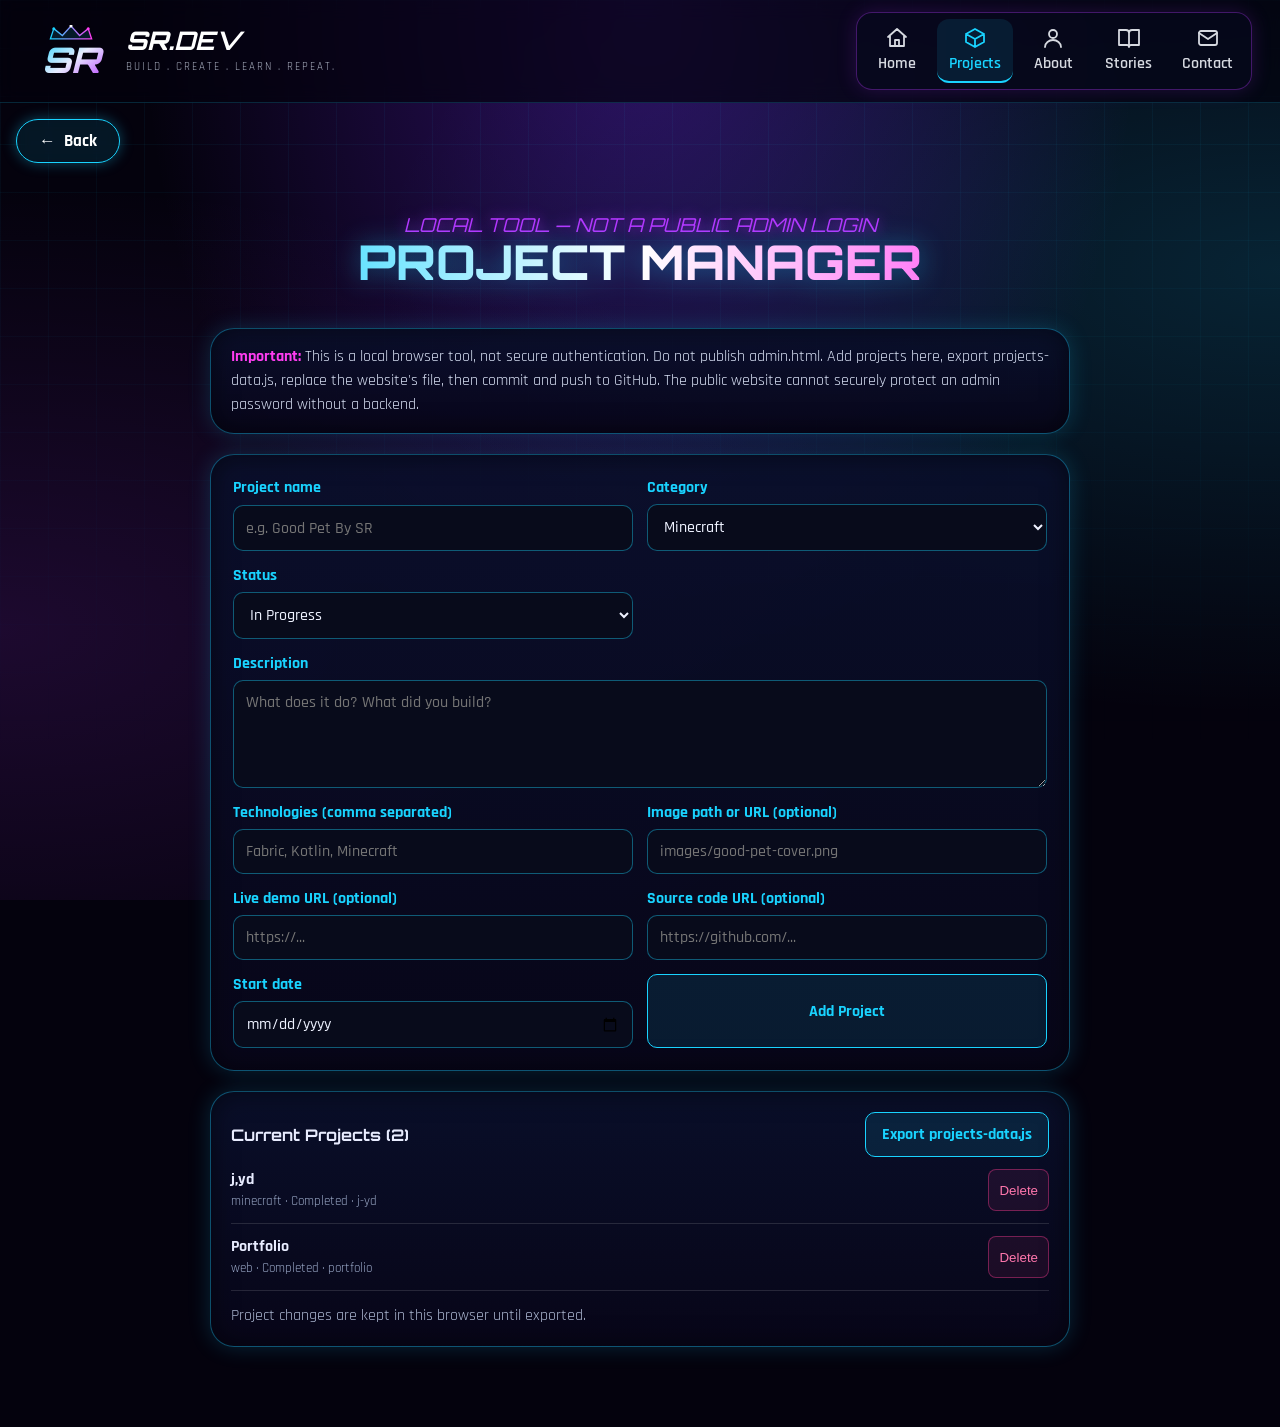
<file: admin.html>
<!DOCTYPE html><html lang="en"><head><meta charset="UTF-8"><meta name="viewport" content="width=device-width,initial-scale=1"><title>Local Project Manager | SR.DEV</title><link href="https://fonts.googleapis.com/css2?family=Orbitron:wght@600;800&family=Rajdhani:wght@500;600;700&display=swap" rel="stylesheet"><link rel="stylesheet" href="inner.css"><link rel="stylesheet" href="admin.css"></head><body data-page="projects" data-back="projects.html"><main class="wrap admin-wrap"><div class="sec-title"><small>LOCAL TOOL — NOT A PUBLIC ADMIN LOGIN</small><h1>PROJECT MANAGER</h1></div><div class="notice panel"><b>Important:</b> This is a local browser tool, not secure authentication. Do not publish admin.html. Add projects here, export projects-data.js, replace the website's file, then commit and push to GitHub. The public website cannot securely protect an admin password without a backend.</div><form id="project-form" class="panel admin-form"><label>Project name<input name="name" required maxlength="70" placeholder="e.g. Good Pet By SR"></label><label>Category<select name="category"><option value="minecraft">Minecraft</option><option value="web">Web</option><option value="tools">Tools</option><option value="other">Other</option></select></label><label>Status<select name="status"><option>In Progress</option><option>Completed</option><option>Prototype</option></select></label><label>Description<textarea name="description" required rows="4" placeholder="What does it do? What did you build?"></textarea></label><label>Technologies (comma separated)<input name="tech" placeholder="Fabric, Kotlin, Minecraft"></label><label>Image path or URL (optional)<input name="image" placeholder="images/good-pet-cover.png"></label><label>Live demo URL (optional)<input name="demo" type="url" placeholder="https://..."></label><label>Source code URL (optional)<input name="code" type="url" placeholder="https://github.com/..."></label><label>Start date<input name="started" type="date"></label><button class="save-btn" type="submit">Add Project</button></form><section class="panel admin-list"><div class="admin-list-head"><h2>Current Projects (<span id="admin-count">0</span>)</h2><button id="export-btn" type="button" class="save-btn">Export projects-data.js</button></div><div id="admin-items"></div><p id="admin-status" aria-live="polite">Project changes are kept in this browser until exported.</p></section></main><script src="projects-data.js"></script><script src="common.js"></script><script src="admin.js"></script></body></html>
</file>
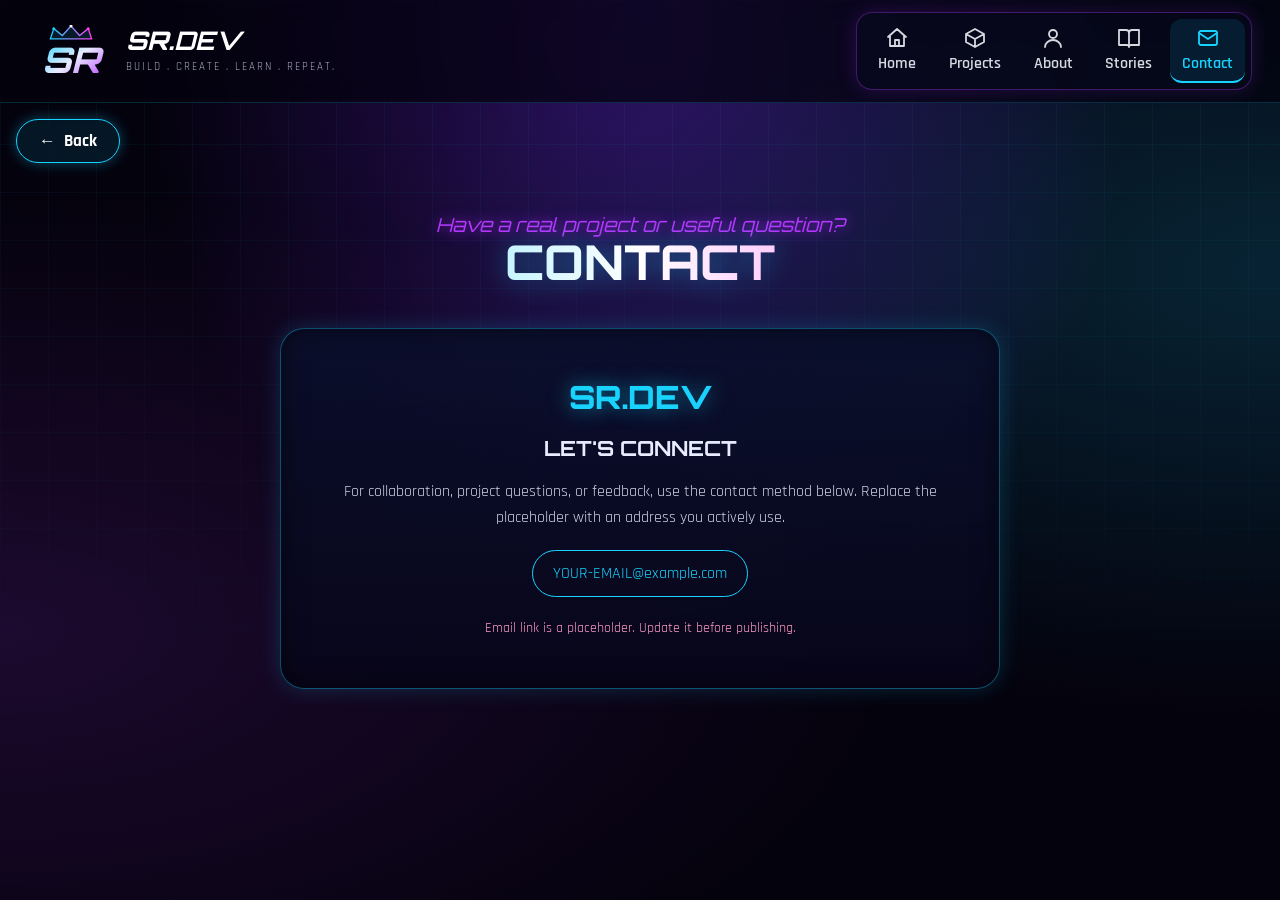
<file: contact.html>
<!DOCTYPE html><html lang="en"><head><meta charset="UTF-8"><meta name="viewport" content="width=device-width,initial-scale=1"><title>Contact | SR.DEV</title><link href="https://fonts.googleapis.com/css2?family=Orbitron:wght@600;800&family=Rajdhani:wght@500;600;700&display=swap" rel="stylesheet"><link rel="stylesheet" href="inner.css"><link rel="stylesheet" href="contact.css"></head><body data-page="contact"><main class="wrap"><div class="sec-title"><small>Have a real project or useful question?</small><h1>CONTACT</h1></div><section class="contact-panel panel"><div class="contact-mark">SR.DEV</div><h2>LET'S CONNECT</h2><p>For collaboration, project questions, or feedback, use the contact method below. Replace the placeholder with an address you actively use.</p><a class="contact-link" href="mailto:YOUR-EMAIL@example.com">YOUR-EMAIL@example.com</a><p class="contact-note">Email link is a placeholder. Update it before publishing.</p></section></main><script src="common.js"></script></body></html>
</file>
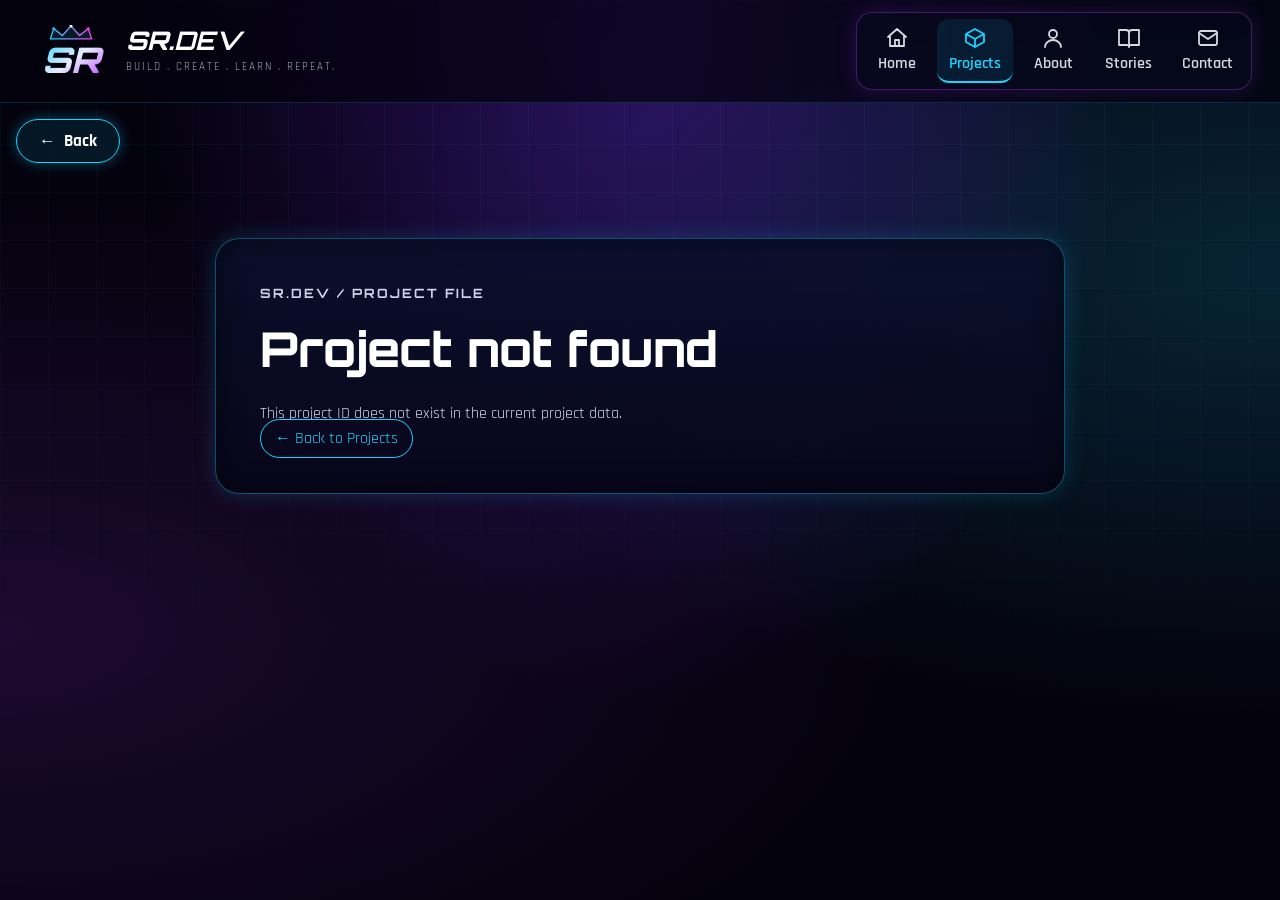
<file: project.html>
<!DOCTYPE html><html lang="en"><head><meta charset="UTF-8"><meta name="viewport" content="width=device-width,initial-scale=1"><title>Project | SR.DEV</title><link href="https://fonts.googleapis.com/css2?family=Orbitron:wght@600;800&family=Rajdhani:wght@500;600;700&display=swap" rel="stylesheet"><link rel="stylesheet" href="inner.css"><link rel="stylesheet" href="project-detail.css"></head><body data-page="projects" data-back="projects.html"><main class="wrap"><section id="project-detail" class="panel detail"><p class="detail-kicker">SR.DEV / PROJECT FILE</p><h1>Loading project...</h1></section></main><script src="projects-data.js"></script><script src="common.js"></script><script src="project-detail.js"></script></body></html>
</file>
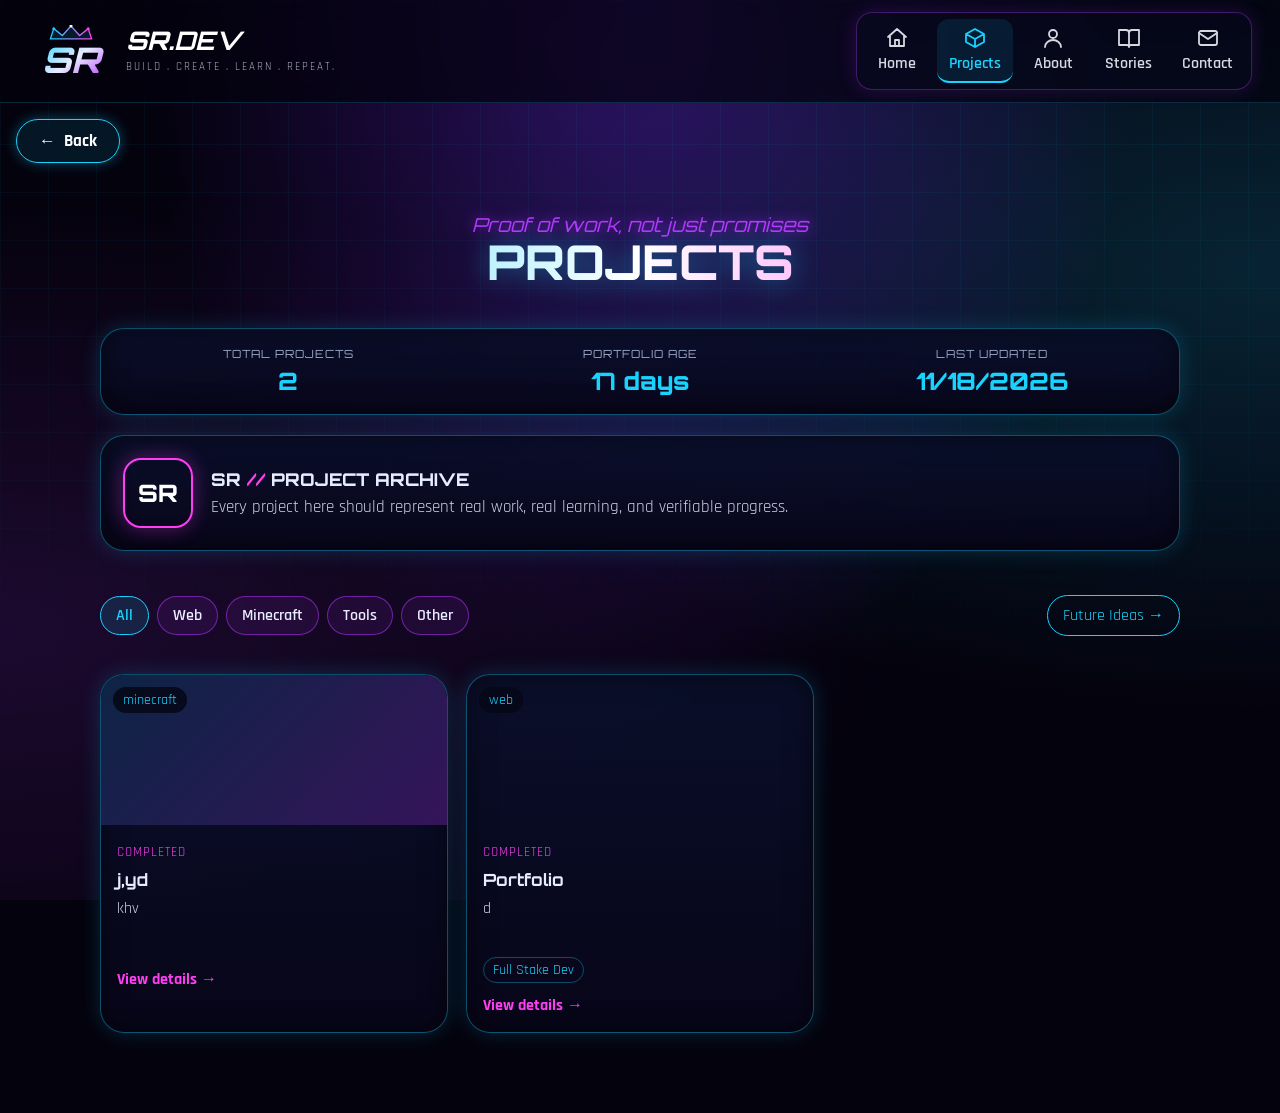
<file: projects.html>
<!DOCTYPE html>
<html lang="en"><head><meta charset="UTF-8"><meta name="viewport" content="width=device-width, initial-scale=1"><title>Projects | SR.DEV</title>
<link href="https://fonts.googleapis.com/css2?family=Orbitron:wght@600;800&family=Rajdhani:wght@500;600;700&display=swap" rel="stylesheet"><link rel="stylesheet" href="inner.css"><link rel="stylesheet" href="projects.css"></head>
<body data-page="projects"><main class="wrap">
<div class="sec-title"><small>Proof of work, not just promises</small><h1>PROJECTS</h1></div>
<div class="project-dashboard"><section class="project-stats panel"><div><small>TOTAL PROJECTS</small><strong id="project-count">0</strong></div><div><small>PORTFOLIO AGE</small><strong id="portfolio-age">0 days</strong></div><div><small>LAST UPDATED</small><strong id="last-updated">—</strong></div></section>
<section class="project-intro panel"><div class="avatar-mark">SR</div><div><h2>SR <span>//</span> PROJECT ARCHIVE</h2><p>Every project here should represent real work, real learning, and verifiable progress.</p></div></section>
<div class="project-toolbar"><div class="chips"><button class="filter-chip active" data-filter="all">All</button><button class="filter-chip" data-filter="web">Web</button><button class="filter-chip" data-filter="minecraft">Minecraft</button><button class="filter-chip" data-filter="tools">Tools</button><button class="filter-chip" data-filter="other">Other</button></div><a class="future press" href="future-projects.html">Future Ideas →</a></div>
<section class="p-grid" id="project-grid" aria-live="polite"></section><p class="empty-state panel" id="empty-state">No projects added yet. Add your first real project from the local Project Manager.</p>
</div></main><script src="projects-data.js"></script><script src="common.js"></script><script src="projects.js"></script></body></html>
</file>
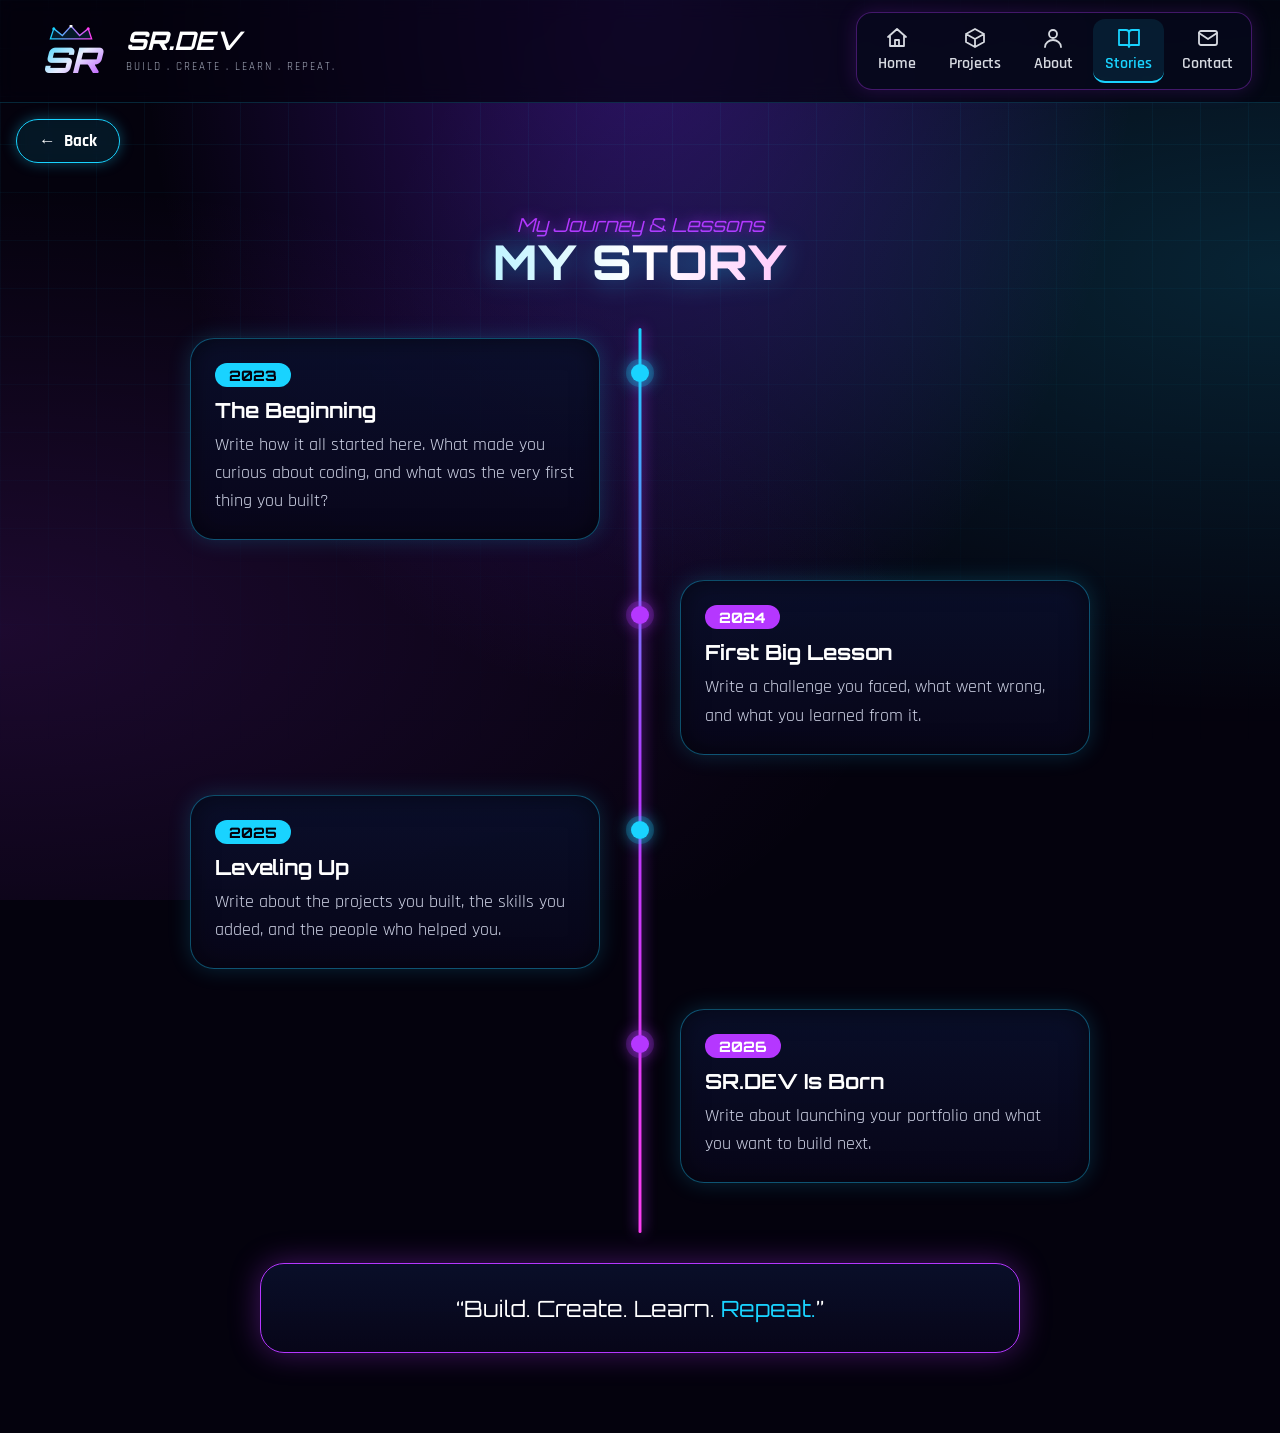
<file: story.html>
<!DOCTYPE html>
<html lang="en">
<head>
<meta charset="UTF-8">
<meta name="viewport" content="width=device-width, initial-scale=1">
<title>Stories | SR.DEV</title>
<link href="https://fonts.googleapis.com/css2?family=Orbitron:wght@600;800&family=Rajdhani:wght@500;600;700&display=swap" rel="stylesheet">
<link rel="stylesheet" href="inner.css">
<link rel="stylesheet" href="story.css">
</head>
<body data-page="story">

  <main class="wrap">

    <div class="sec-title">
      <small>My Journey &amp; Lessons</small>
      <h1>MY STORY</h1>
    </div>

    <section class="story">

      <article class="chapter">
        <span class="node"></span>
        <div class="ch-card panel">
          <span class="year">2023</span>
          <h3>The Beginning</h3>
          <p>Write how it all started here. What made you curious about coding, and what was the very first thing you built?</p>
        </div>
      </article>

      <article class="chapter">
        <span class="node"></span>
        <div class="ch-card panel">
          <span class="year">2024</span>
          <h3>First Big Lesson</h3>
          <p>Write a challenge you faced, what went wrong, and what you learned from it.</p>
        </div>
      </article>

      <article class="chapter">
        <span class="node"></span>
        <div class="ch-card panel">
          <span class="year">2025</span>
          <h3>Leveling Up</h3>
          <p>Write about the projects you built, the skills you added, and the people who helped you.</p>
        </div>
      </article>

      <article class="chapter">
        <span class="node"></span>
        <div class="ch-card panel">
          <span class="year">2026</span>
          <h3>SR.DEV Is Born</h3>
          <p>Write about launching your portfolio and what you want to build next.</p>
        </div>
      </article>

    </section>

    <blockquote class="quote panel">
      “Build. Create. Learn. <span>Repeat.</span>”
    </blockquote>

  </main>

  <script src="common.js"></script>
</body>
</html>
</file>
<file: inner.css>
:root {
  --cyan: #19d3ff;
  --purple: #b537ff;
  --pink: #ff3df2;
  --bg: #04020d;
}

* { box-sizing: border-box; margin: 0; padding: 0; }

body {
  min-height: 100vh;
  background-color: var(--bg);
  background-image:
    radial-gradient(ellipse at 50% 0%, rgba(120, 40, 255, 0.35), transparent 55%),
    radial-gradient(ellipse at 100% 30%, rgba(25, 211, 255, 0.16), transparent 50%),
    radial-gradient(ellipse at 0% 70%, rgba(181, 55, 255, 0.14), transparent 50%);
  background-attachment: fixed;
  color: #e8ecff;
  font-family: "Rajdhani", "Segoe UI", sans-serif;
  overflow-x: hidden;
}

body::before {
  content: "";
  position: fixed;
  inset: 0;
  z-index: 0;
  pointer-events: none;
  background-image:
    linear-gradient(rgba(25, 211, 255, 0.06) 1px, transparent 1px),
    linear-gradient(90deg, rgba(25, 211, 255, 0.06) 1px, transparent 1px);
  background-size: 48px 48px;
  -webkit-mask-image: linear-gradient(#000, transparent 85%);
  mask-image: linear-gradient(#000, transparent 85%);
}

svg.i {
  width: 24px; height: 24px;
  fill: none; stroke: currentColor; stroke-width: 1.8;
  stroke-linecap: round; stroke-linejoin: round;
}

/* ===== মাউসের আলো ===== */
.cursor-glow {
  position: fixed; top: 0; left: 0;
  width: 420px; height: 420px;
  border-radius: 50%;
  background: radial-gradient(circle, rgba(140, 90, 255, 0.28), rgba(25, 211, 255, 0.08) 45%, transparent 70%);
  pointer-events: none;
  z-index: 1;
  mix-blend-mode: screen;
  will-change: transform;
  opacity: 0;
  transition: opacity 300ms ease;
}
.cursor-glow.visible { opacity: 1; }

/* ===== উপরের বার ===== */
.topbar {
  position: sticky; top: 0; z-index: 20;
  display: flex; justify-content: space-between; align-items: center; gap: 20px;
  padding: 12px 28px;
  background: rgba(4, 2, 13, 0.7);
  backdrop-filter: blur(10px);
  border-bottom: 1px solid rgba(25, 211, 255, 0.18);
}
.brand { display: flex; align-items: center; gap: 12px; text-decoration: none; }
.brand-logo { width: 86px; height: 52px; }
.brand-name {
  font-family: "Orbitron", sans-serif; font-size: 1.6rem; font-weight: 800;
  font-style: italic; color: #fff; line-height: 1;
}
.brand-name span { color: var(--purple); }
.brand-tag { margin-top: 6px; font-size: 0.7rem; letter-spacing: 2px; color: #aab0c0; }

.nav {
  display: flex; gap: 6px; padding: 6px;
  background: rgba(8, 10, 30, 0.65);
  border: 1px solid rgba(181, 55, 255, 0.35);
  border-radius: 16px;
  box-shadow: 0 0 20px rgba(181, 55, 255, 0.18);
}
.nav a {
  display: flex; flex-direction: column; align-items: center; gap: 3px;
  min-width: 80px; padding: 7px 12px;
  color: #d6d9e0; text-decoration: none; font-weight: 600;
  border-radius: 12px; border-bottom: 2px solid transparent;
  -webkit-tap-highlight-color: transparent;
  transition: color 200ms, background 200ms, transform 150ms;
}
.nav a:hover, .nav a.active {
  color: var(--cyan); background: rgba(25, 211, 255, 0.1); border-bottom-color: var(--cyan);
}
.nav a:active { transform: translateY(3px) scale(0.95); transition: transform 80ms; }

/* ===== Back বাটন ===== */
.back-btn {
  position: fixed; top: 96px; left: 20px; z-index: 15;
  display: inline-flex; align-items: center; gap: 8px;
  padding: 10px 22px;
  color: #fff; text-decoration: none; font-weight: 700; font-size: 1.05rem;
  border: 1.5px solid var(--cyan); border-radius: 999px;
  background: rgba(25, 211, 255, 0.1);
  box-shadow: 0 0 14px rgba(25, 211, 255, 0.35);
  backdrop-filter: blur(8px);
  transition: transform 150ms, box-shadow 200ms, background 200ms;
}
.back-btn:hover { background: rgba(25, 211, 255, 0.25); box-shadow: 0 0 24px rgba(25, 211, 255, 0.7); transform: translateX(-4px); }
.back-btn:active { transform: translateX(-4px) translateY(4px) scale(0.94); transition: transform 80ms; }

/* ===== কমন ===== */
.wrap { position: relative; z-index: 2; max-width: 1120px; margin: 0 auto; padding: 40px 20px 80px; }

.sec-title { text-align: center; margin: 10px 0 36px; }
.sec-title small {
  display: block; font-family: "Orbitron", sans-serif; font-style: italic;
  font-size: 1.2rem; color: var(--purple); text-shadow: 0 0 14px rgba(181, 55, 255, 0.8);
  margin-bottom: -6px;
}
.sec-title h1 {
  font-family: "Orbitron", sans-serif; font-size: 3rem; font-weight: 800;
  background: linear-gradient(90deg, var(--cyan), #fff, var(--pink));
  -webkit-background-clip: text; background-clip: text; color: transparent;
  filter: drop-shadow(0 0 14px rgba(25, 211, 255, 0.45));
}

.panel {
  border: 1.5px solid rgba(25, 211, 255, 0.35);
  border-radius: 24px;
  background: linear-gradient(180deg, rgba(10, 16, 44, 0.9), rgba(8, 6, 26, 0.95));
  box-shadow: 0 0 22px rgba(25, 211, 255, 0.18), inset 0 0 26px rgba(0, 0, 0, 0.5);
}

/* ছবির জায়গা: ছবি না থাকলে গ্রেডিয়েন্ট দেখাবে */
.art {
  --img: none;
  --fallback: linear-gradient(160deg, #1a0b4a, #0a2a5c 60%, #2a0a52);
  background: var(--img) center / cover no-repeat, var(--fallback);
}

/* বাটন প্রেস ও ঢেউ */
.press {
  position: relative; overflow: hidden; cursor: pointer;
  -webkit-tap-highlight-color: transparent;
}
.press:active { transform: translateY(4px) scale(0.95); transition: transform 80ms ease; }

.ripple {
  position: absolute; border-radius: 50%;
  background: radial-gradient(circle, rgba(255, 255, 255, 0.55), var(--cyan) 70%);
  opacity: 0.55; transform: scale(0);
  animation: ripple-anim 650ms ease-out; pointer-events: none;
}
@keyframes ripple-anim { to { transform: scale(1); opacity: 0; } }

@keyframes rise { from { opacity: 0; transform: translateY(26px); } to { opacity: 1; transform: none; } }

@media (max-width: 1300px) {
  .back-btn { position: static; margin: 16px 0 0 16px; }
}
@media (max-width: 800px) {
  .topbar { padding: 10px 14px; }
  .brand-tag { display: none; }
  .brand-logo { width: 60px; height: 38px; }
  .brand-name { font-size: 1.2rem; }
  .nav a { min-width: 46px; padding: 7px 8px; }
  .nav span { display: none; }
  .sec-title h1 { font-size: 2.1rem; }
  .cursor-glow { width: 260px; height: 260px; }
}

/* SR.DEV navigation and mobile layout fixes */
.topbar { min-width: 0; }
.brand { flex: 0 0 auto; min-width: 0; }
.brand-copy { display: flex; flex-direction: column; min-width: 0; }
.nav { flex: 0 1 auto; min-width: 0; }
.nav a { min-width: 68px; }
.back-btn { cursor: pointer; font-family: inherit; }
.back-btn:active { transform: translateX(-3px) translateY(3px) scale(.96); }
@media (max-width: 900px) {
  .topbar { flex-direction: column; align-items: stretch; gap: 10px; padding: 10px 12px; }
  .brand { justify-content: center; }
  .brand-logo { width: 52px; height: 34px; }
  .brand-name { font-size: 1.15rem; }
  .brand-tag { display: none; }
  .nav { width: 100%; display: grid; grid-template-columns: repeat(5,minmax(0,1fr)); gap: 3px; padding: 4px; }
  .nav a { min-width: 0; padding: 6px 2px; gap: 3px; font-size: .78rem; }
  .nav a svg { width: 19px; height: 19px; }
  .nav span { display: block; white-space: nowrap; font-size: clamp(8px,2.3vw,11px); }
  .back-btn { margin: 10px 12px 0; padding: 8px 14px; width: fit-content; }
  .wrap { padding: 26px 14px 60px; }
}
@media (max-width: 380px) {
  .nav { gap: 1px; }
  .nav a { padding-left: 0; padding-right: 0; }
  .nav a svg { width: 17px; height: 17px; }
  .nav span { font-size: 8px; letter-spacing: -.2px; }
}
</file>
<file: admin.css>
.admin-wrap{max-width:900px}.notice{padding:16px 20px;margin-bottom:20px;color:#d6def2;line-height:1.5}.notice b{color:var(--pink)}.admin-form{padding:22px;display:grid;grid-template-columns:1fr 1fr;gap:14px}.admin-form label{display:grid;gap:6px;color:var(--cyan);font-weight:700}.admin-form label:nth-child(4){grid-column:1/-1}.admin-form input,.admin-form textarea,.admin-form select{width:100%;padding:11px 12px;border:1px solid #19d3ff66;border-radius:10px;background:#080b1b;color:#eef2ff;font:500 1rem Rajdhani}.admin-form textarea{resize:vertical}.save-btn{border:1px solid var(--cyan);border-radius:10px;background:#19d3ff1a;color:var(--cyan);padding:11px 16px;font:700 1rem Rajdhani;cursor:pointer}.save-btn:hover{background:#19d3ff30}.admin-list{padding:20px;margin-top:20px}.admin-list-head{display:flex;justify-content:space-between;align-items:center;gap:12px;flex-wrap:wrap}.admin-list h2{font:700 1rem Orbitron,sans-serif}.admin-item{display:flex;justify-content:space-between;gap:12px;padding:12px 0;border-bottom:1px solid #ffffff20}.admin-item small{color:#9aa8c7}.delete-btn{border:1px solid #ff3d9366;background:#ff3d9315;color:#ff77ad;border-radius:8px;padding:5px 10px;cursor:pointer}#admin-status{color:#aab5cf;margin-top:14px}@media(max-width:600px){.admin-form{grid-template-columns:1fr}.admin-form label:nth-child(4){grid-column:auto}}
</file>
<file: contact.css>
.contact-panel{max-width:720px;margin:0 auto;padding:clamp(24px,5vw,48px);text-align:center}.contact-mark{font:800 2rem Orbitron,sans-serif;color:var(--cyan);text-shadow:0 0 20px #19d3ff88}.contact-panel h2{font:700 1.3rem Orbitron,sans-serif;margin:18px 0}.contact-panel p{color:#cfd3e6;line-height:1.6}.contact-link{display:inline-block;margin:20px 0;padding:12px 20px;border:1px solid var(--cyan);border-radius:999px;color:var(--cyan);text-decoration:none;overflow-wrap:anywhere}.contact-note{font-size:.9rem;color:#ff9ac4!important}
</file>
<file: project-detail.css>
.detail{max-width:850px;margin:35px auto;padding:clamp(20px,5vw,44px)}.detail-kicker{color:var(--cyan);font:700 .8rem Orbitron,sans-serif;letter-spacing:2px}.detail h1{font:800 clamp(1.6rem,5vw,3rem) Orbitron,sans-serif;margin:14px 0 22px;color:#fff}.detail h2{font:700 1rem Orbitron,sans-serif;margin:26px 0 12px}.detail p{color:#d0d7ec;line-height:1.65}.detail-image{width:100%;max-height:420px;object-fit:cover;border-radius:16px;margin-bottom:20px}.detail-description{font-size:1.2rem}.detail-tags,.detail-actions{display:flex;flex-wrap:wrap;gap:10px;margin:14px 0}.detail-tags span,.detail-link{border:1px solid var(--cyan);border-radius:999px;padding:8px 14px;color:var(--cyan);text-decoration:none}.detail-link:hover{background:#19d3ff20}.back-projects{display:inline-block;margin-top:24px}
</file>
<file: projects.css>
.project-dashboard{display:grid;gap:20px}.project-stats{display:grid;grid-template-columns:repeat(3,1fr);padding:18px;gap:14px}.project-stats div{display:grid;gap:5px;text-align:center}.project-stats small{color:#9aa8c7;font-family:Orbitron,sans-serif;font-size:.7rem;letter-spacing:1px}.project-stats strong{font:800 1.5rem Orbitron,sans-serif;color:var(--cyan)}.project-intro{display:flex;align-items:center;gap:18px;padding:22px}.avatar-mark{width:70px;height:70px;flex:none;display:grid;place-items:center;border:2px solid var(--pink);border-radius:18px;color:white;font:800 1.5rem Orbitron,sans-serif;box-shadow:0 0 20px #ff3df255}.project-intro h2{font:800 1.1rem Orbitron,sans-serif}.project-intro h2 span{color:var(--pink)}.project-intro p{margin-top:6px;color:#cfd3e6;font-size:1.05rem}.project-toolbar{display:flex;justify-content:space-between;align-items:center;gap:14px;margin:24px 0 18px}.chips{display:flex;flex-wrap:wrap;gap:8px}.filter-chip{border:1px solid #b537ff88;background:#b537ff18;color:#e8ecff;border-radius:999px;padding:8px 15px;font:600 1rem Rajdhani;cursor:pointer}.filter-chip.active,.filter-chip:hover{border-color:var(--cyan);background:#19d3ff20;color:var(--cyan)}.p-grid{display:grid;grid-template-columns:repeat(3,minmax(0,1fr));gap:18px}.p-card{display:block;overflow:hidden;color:inherit;text-decoration:none;transition:transform .2s,box-shadow .2s}.p-card:hover{transform:translateY(-6px);box-shadow:0 0 28px #19d3ff44}.thumb{height:150px;background:linear-gradient(135deg,#0d2445,#35145a);background-position:center;background-size:cover;position:relative}.thumb span{position:absolute;left:12px;top:12px;padding:4px 10px;border-radius:99px;background:#050817dd;color:var(--cyan);font-size:.85rem}.p-card-body{padding:16px}.p-card-body>small{color:var(--pink);text-transform:uppercase;letter-spacing:1px}.p-card h3{font:700 1.05rem Orbitron,sans-serif;margin:7px 0}.p-card p{color:#cfd3e6;line-height:1.45;min-height:48px}.tags{display:flex;flex-wrap:wrap;gap:6px;margin:12px 0}.tags span{font-size:.85rem;color:var(--cyan);border:1px solid #19d3ff55;border-radius:99px;padding:3px 9px}.view-project{color:var(--pink)}.empty-state{padding:28px;text-align:center;color:#bfc8df;margin-top:12px}.empty-state[hidden]{display:none}.future{color:var(--cyan);text-decoration:none;border:1px solid var(--cyan);padding:9px 15px;border-radius:99px;white-space:nowrap}@media(max-width:900px){.p-grid{grid-template-columns:repeat(2,minmax(0,1fr))}}@media(max-width:600px){.project-stats{grid-template-columns:1fr 1fr}.project-stats div:last-child{grid-column:1/-1}.project-intro{align-items:flex-start;padding:16px}.project-toolbar{align-items:flex-start;flex-direction:column}.p-grid{grid-template-columns:1fr}.thumb{height:175px}}
</file>
<file: story.css>
.story {
  position: relative;
  max-width: 900px;
  margin: 0 auto;
  padding: 10px 0;
}

/* মাঝের জ্বলজ্বলে লাইন */
.story::before {
  content: "";
  position: absolute; top: 0; bottom: 0; left: 50%;
  width: 3px; transform: translateX(-50%);
  background: linear-gradient(var(--cyan), var(--purple), var(--pink));
  box-shadow: 0 0 14px var(--purple);
  border-radius: 3px;
}

.chapter {
  position: relative;
  width: 50%;
  padding: 0 40px 40px 0;
  animation: rise 700ms ease backwards;
}
.chapter:nth-child(even) { margin-left: 50%; padding: 0 0 40px 40px; }
.chapter:nth-child(2) { animation-delay: .15s; }
.chapter:nth-child(3) { animation-delay: .3s; }
.chapter:nth-child(4) { animation-delay: .45s; }

.node {
  position: absolute; top: 26px; right: -9px;
  width: 18px; height: 18px; border-radius: 50%;
  background: var(--cyan);
  box-shadow: 0 0 0 5px rgba(25, 211, 255, 0.2), 0 0 18px var(--cyan);
}
.chapter:nth-child(even) .node { right: auto; left: -9px; background: var(--purple); box-shadow: 0 0 0 5px rgba(181, 55, 255, 0.2), 0 0 18px var(--purple); }

.ch-card {
  padding: 24px;
  transition: transform 250ms, box-shadow 250ms;
}
.ch-card:hover { transform: translateY(-6px); box-shadow: 0 0 34px rgba(25, 211, 255, 0.45); }

.year {
  display: inline-block; padding: 3px 14px; margin-bottom: 10px;
  font-family: "Orbitron", sans-serif; font-size: 0.9rem; color: #04020d; font-weight: 800;
  border-radius: 999px; background: var(--cyan);
}
.chapter:nth-child(even) .year { background: var(--purple); color: #fff; }

.ch-card h3 { font-family: "Orbitron", sans-serif; font-size: 1.3rem; color: #fff; margin-bottom: 8px; }
.ch-card p { font-size: 1.1rem; line-height: 1.6; color: #cfd3e6; }

.quote {
  max-width: 760px; margin: 30px auto 0; padding: 30px;
  text-align: center;
  font-family: "Orbitron", sans-serif; font-size: 1.4rem; color: #fff;
  border-color: var(--purple);
  box-shadow: 0 0 30px rgba(181, 55, 255, 0.35);
}
.quote span { color: var(--cyan); }

@media (max-width: 760px) {
  .story::before { left: 12px; }
  .chapter, .chapter:nth-child(even) { width: 100%; margin-left: 0; padding: 0 0 30px 40px; }
  .node, .chapter:nth-child(even) .node { left: 3px; right: auto; }
}
</file>
